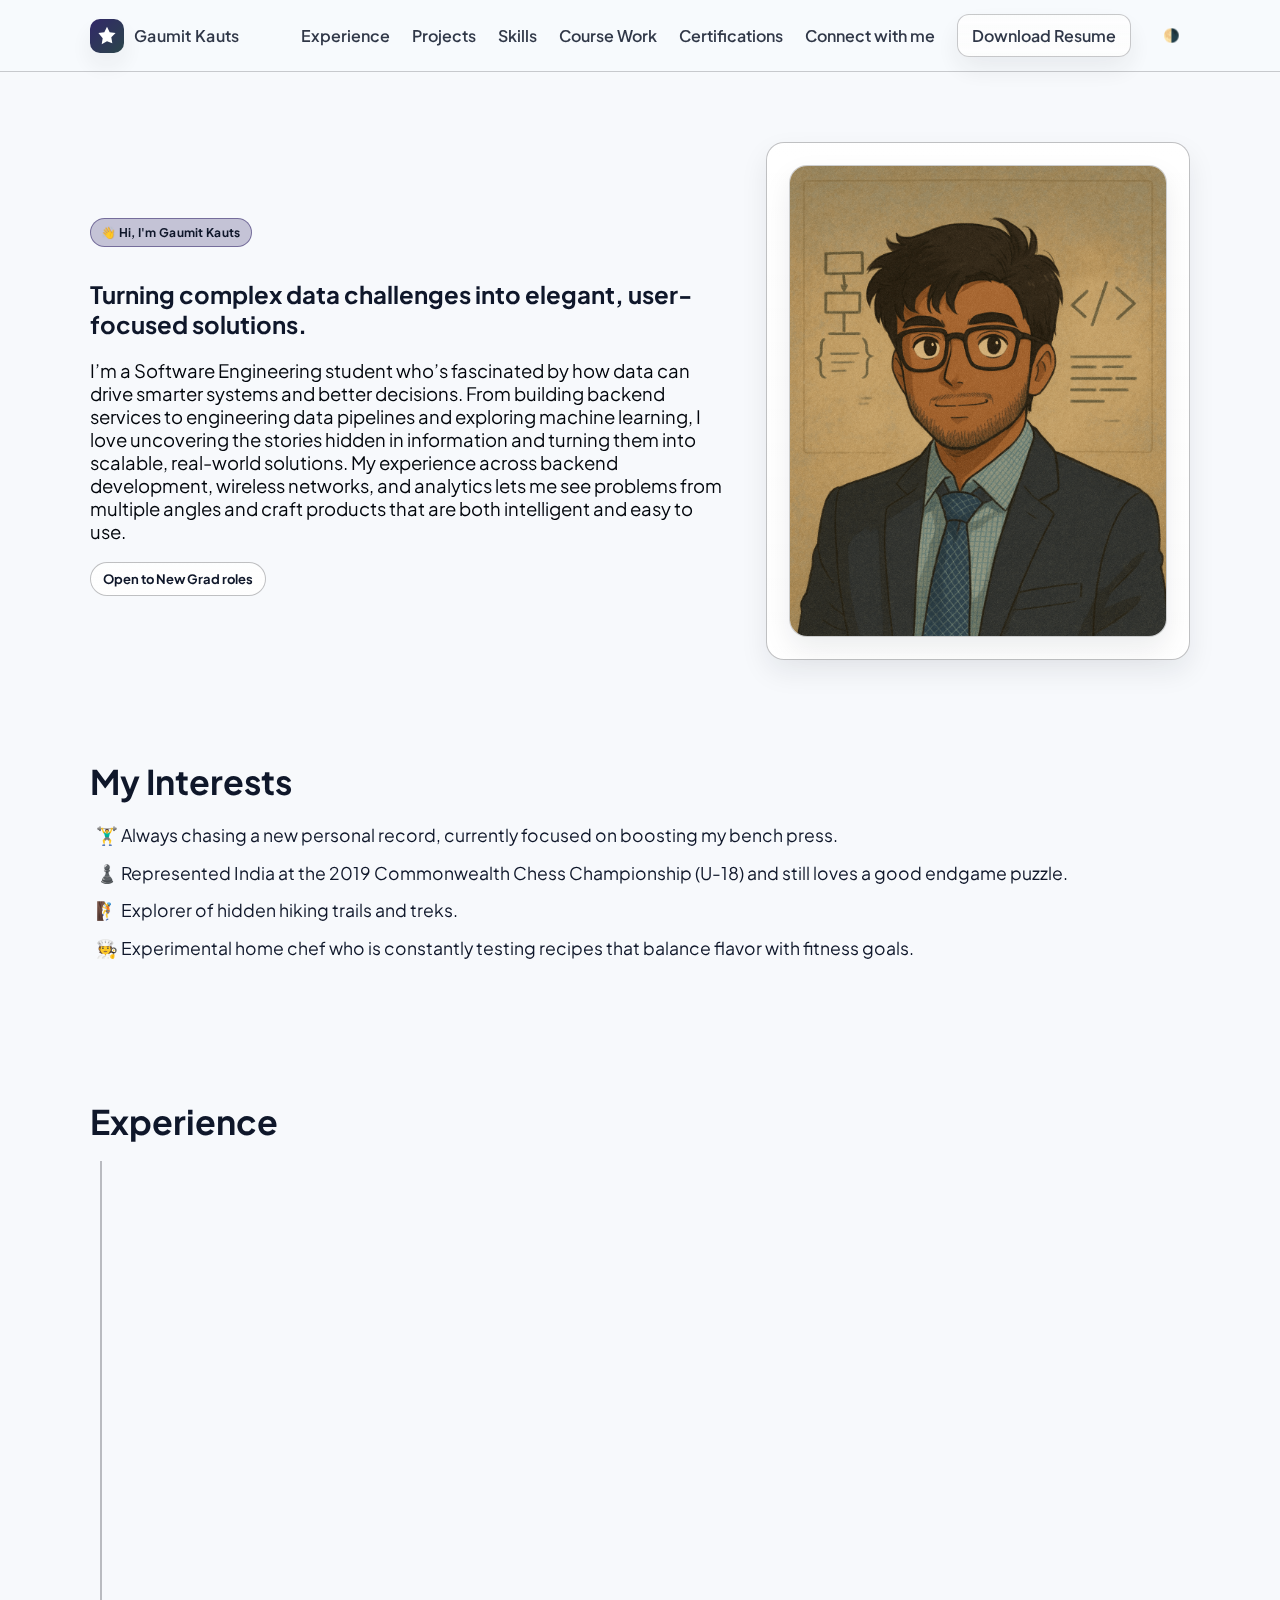
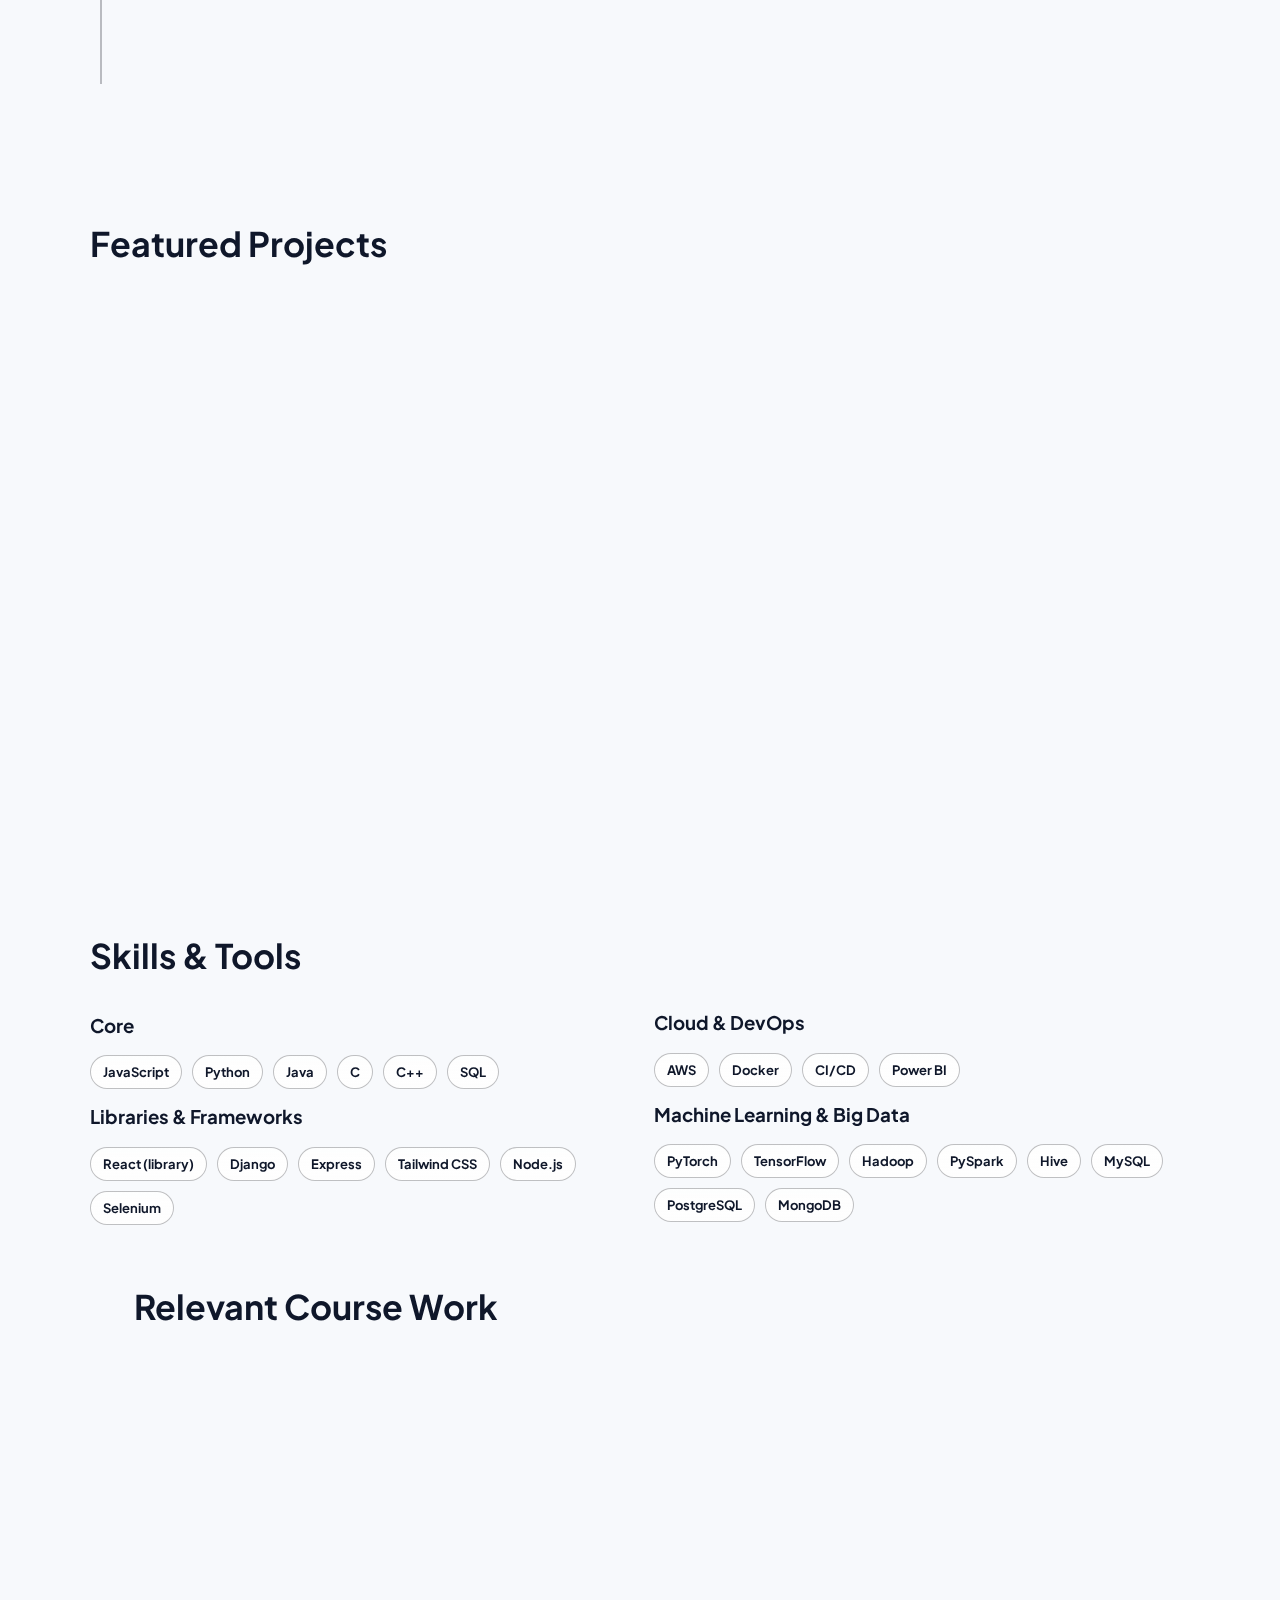
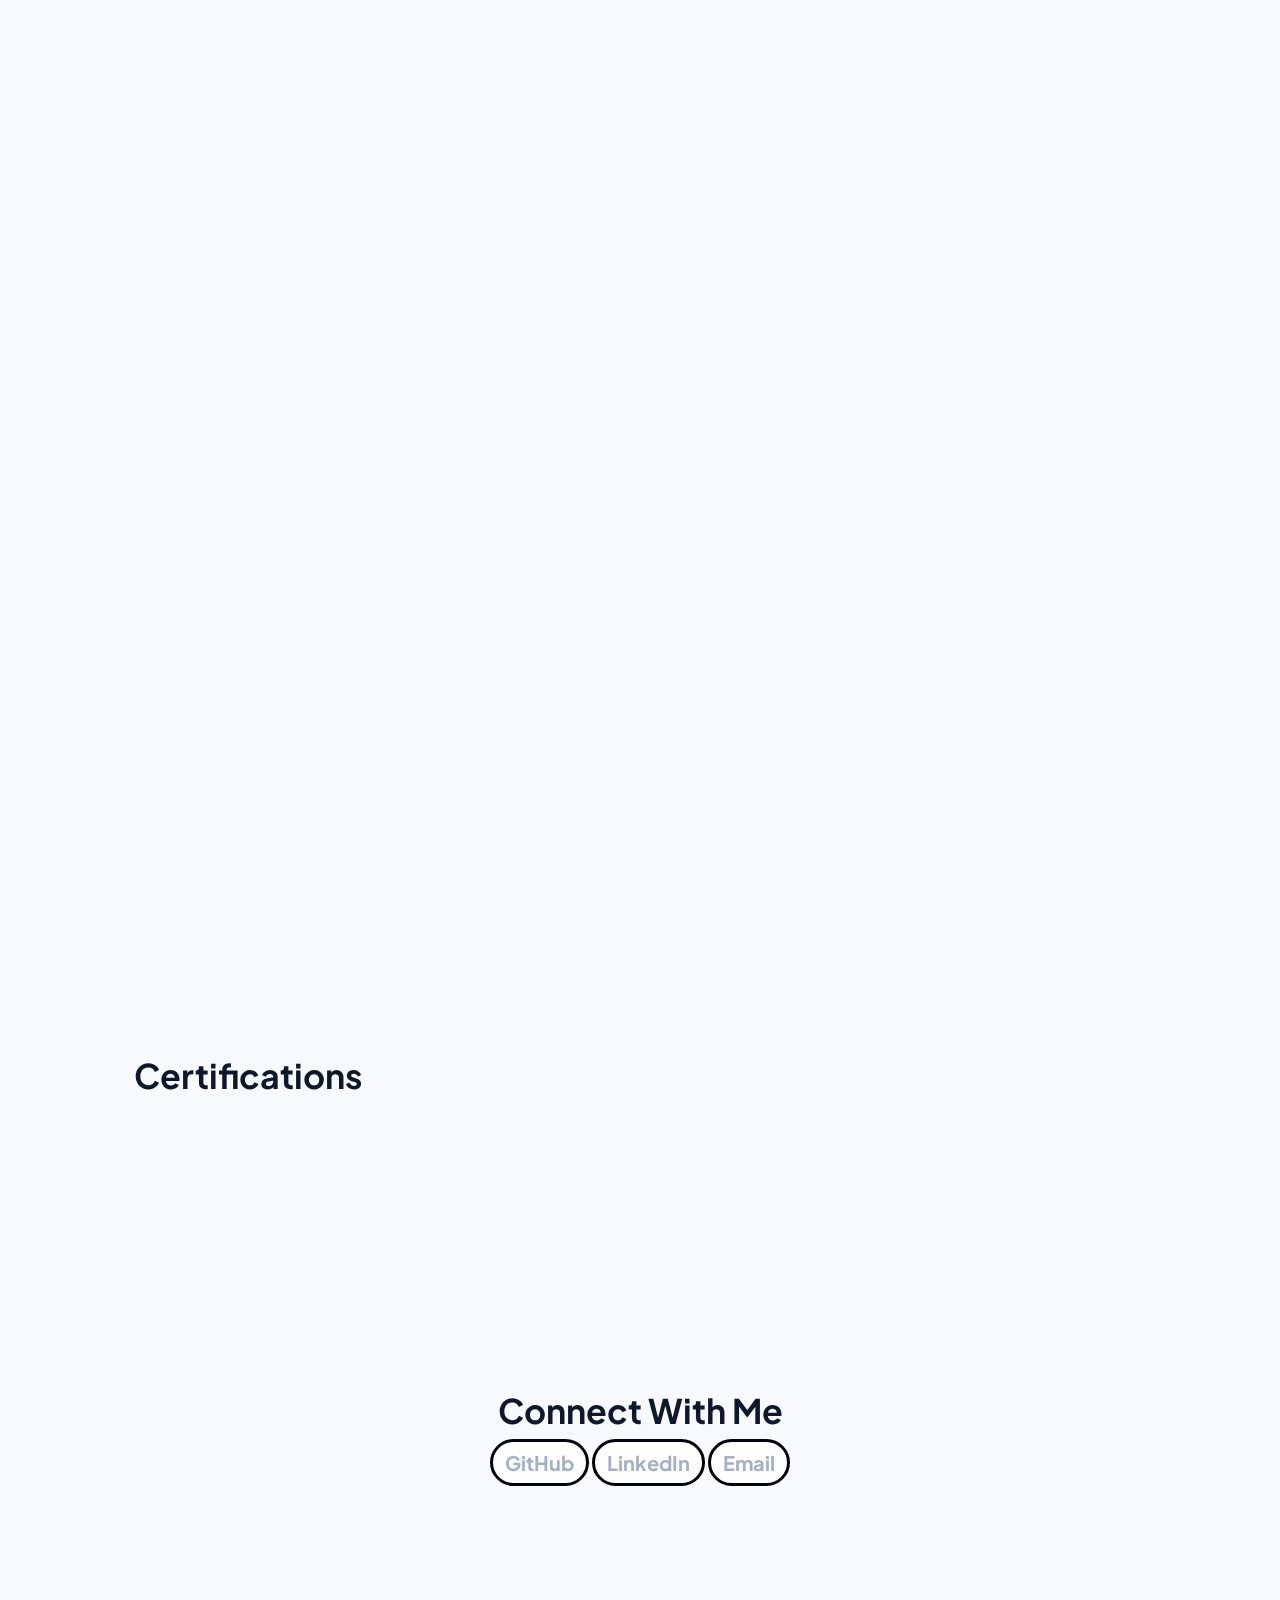
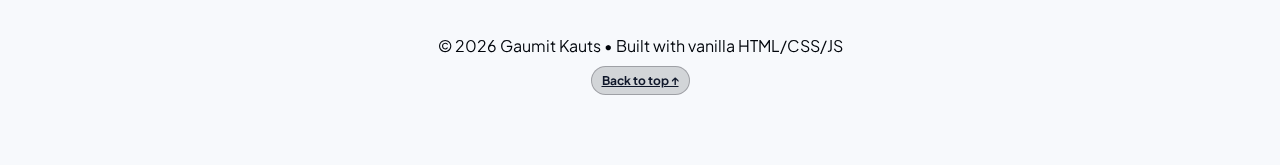
<file: index.html>
<!DOCTYPE html>
<html lang="en">
<head>
  <!-- Meta -->
  <meta charset="utf-8" />
  <meta name="viewport" content="width=device-width, initial-scale=1" />
  <title>Gaumit Kauts — Portfolio</title>
  <meta name="description" content="Portfolio website of Gaumit Kauts: projects, experience, and contact." />

  <!-- Fonts -->
  <link rel="preconnect" href="https://fonts.googleapis.com" />
  <link rel="preconnect" href="https://fonts.gstatic.com" crossorigin />
  <link href="https://fonts.googleapis.com/css2?family=Plus+Jakarta+Sans:wght@300;400;500;600;700;800&display=swap" rel="stylesheet" />

  <!-- Styles (external) -->
  <link rel="stylesheet" href="styles.css" />
</head>

<body>
  <!-- ========== Header / Navigation ========== -->
  <header>
    <div class="container nav">
      <!-- Brand -->
      <a href="#home" class="brand" aria-label="Go to top">
        <span class="logo" aria-hidden="true">
          <!-- Fixed path (previous had a double minus that could break rendering) -->
          <svg viewBox="0 0 24 24" role="img" aria-label="Logo">
            <path d="M12 2l2.9 5.9 6.5.9-4.7 4.6 1.1 6.5L12 17.8 6.2 20.9l1.1-6.5L2.6 8.8l6.5-.9L12 2z"/>
          </svg>
        </span>
        <span>Gaumit Kauts</span>
      </a>

      <!-- Primary nav -->
      <nav class="links" aria-label="Primary">
        <a href="#experience">Experience</a>
        <a href="#projects">Projects</a>
        <a href="#skills">Skills</a>
        <a href="#coursework">Course Work</a>
        <a href="#certifications">Certifications</a>
        <a href="#contact">Connect with me</a>
        <a class="btn" href="#" id="resumeBtn">Download Resume</a>
        <button class="theme-toggle" id="themeToggle" title="Toggle theme" aria-label="Toggle theme">🌗</button>
      </nav>

      <!-- Mobile menu trigger (hidden on desktop) -->
      <button class="btn menu-btn" id="openMenu" aria-controls="drawer" aria-expanded="false" style="display:none">Menu ☰</button>
    </div>
  </header>

  <!-- ========== Mobile Drawer (off-canvas) ========== -->
  <aside id="drawer" class="hidden" aria-hidden="true" aria-label="Mobile navigation">
    <div class="drawer-head">
      <strong>Navigate</strong>
      <button class="theme-toggle" id="closeMenu" aria-label="Close">✕</button>
    </div>
    <nav class="drawer-links">
      <a class="btn" href="#experience">Experience</a>
      <a class="btn" href="#projects">Projects</a>
      <a class="btn" href="#skills">Skills</a>
      <a class="btn" href="coursework">Course Work</a>
      <a class="btn" href="#certifications">Certifications</a>
      <a class="btn" href="#contact">Contact</a>
      <a class="btn" href="#" id="resumeBtnMobile">Download Resume</a>
    </nav>
  </aside>

  <!-- ========== Main Content ========== -->
  <main id="home">
    <!-- ===== Hero ===== -->
    <section class="container hero">
      <div>

        <p class="tag">👋 Hi, I'm Gaumit Kauts</p>
        <h2 class="reveal">Turning complex data challenges into elegant, user-focused solutions.</h2>
        <p class="lead reveal" style="transition-delay:.08s">
          I’m a Software Engineering student who’s fascinated by how data can drive smarter systems and better decisions. From building backend services to engineering data pipelines and exploring machine learning, I love uncovering the stories hidden in information and turning them into scalable, real-world solutions. My experience across backend development, wireless networks, and analytics lets me see problems from multiple angles and craft products that are both intelligent and easy to use.
        </p>

        <div class="chips reveal" style="margin-top:18px; transition-delay:.12s">
          <span class="chip">Open to New Grad roles</span>
        </div>
      </div>

      <div>
        <div class="hero-card reveal" style="transition-delay:.14s">
          <div class="hero-badges">
            <div class="card">
              <img src="profile_pic-min.png">
            </div>
          </div>
        </div>
      </div>
    </section>

    <!--About me- My interests-->
    <section id="fun-facts" class="container">
      <div class="sec-head"><h2>My Interests</h2></div>
      <ul class="fun-facts">
      <li>🏋️‍♂️ Always chasing a new personal record, currently focused on boosting my bench press.</li>
      <li>♟️ Represented India at the 2019 Commonwealth Chess Championship (U-18) and still loves a good endgame puzzle.</li>
      <li>🧗 Explorer of hidden hiking trails and treks.</li>
      <li>🧑‍🍳 Experimental home chef who is constantly testing recipes that balance flavor with fitness goals.</li>
    </ul>

      
    </section>
    <!-- ===== Experience ===== -->
    <section id="experience" class="container">
      <div class="sec-head"><h2>Experience</h2></div>

      <div class="timeline">
        <!-- Item 1 -->
        <article class="t-item reveal">
          <div class="t-role">Wireless System Engineer Co-op <span class="t-org">— Teck Resources</span></div>
          <div class="meta">Sept 2023 – Aug 2024 · Calgary, AB</div>
          <ul>
            <li>Automated LTE band-switching regression tests in Python across autonomous haul-truck fleets, reducing manual validation effort by 40 percent and ensuring seamless handoffs under variable bandwidth conditions.</li>
            <li>Designed and deployed a high-volume ETL pipeline to parse multi-gigabyte XML logs into structured SQL tables, improving query performance and analytics turnaround time by over 35 percent.</li>
            <li>Engineered a real-time anomaly detection and escalation system with Python and Selenium, cutting network response time by 30 percent and preventing costly downtime in field operations.</li>
            <li>Built interactive Power BI dashboards with custom KPIs to monitor LTE connectivity and coverage across two active mine sites, enabling data-driven decisions and boosting operational efficiency by 22 percent.</li>
            <li>Implemented automated quality checks and exception handling within the data pipeline, reducing data-processing errors and re-runs by 25 percent.</li>
            <li>Optimized SQL queries and indexing strategies for high-volume telemetry data, lowering average report generation time from minutes to seconds.</li>
            <li>Documented system architecture, workflows, and troubleshooting procedures, improving onboarding efficiency for new team members and future maintainability of the codebase.</li>
          </ul>


        </article>

        <!-- Item 2 -->
        <article class="t-item reveal" style="transition-delay:.06s">
          <div class="t-role">Backend Developer Intern <span class="t-org">— GRITVERSE Technologies</span></div>
          <div class="meta">May 2022 – Aug 2022 · Remote</div>
          <ul>
            <li>Optimized backend performance using Spring Boot &amp; Hibernate, reducing system response times by 40% and improving reliability for high-traffic operations.</li>
            <li>Improved scalability by 15% through advanced database query optimization, enabling seamless handling of increased load.</li>
            <li>Enhanced SQL query efficiency, reducing execution times by 26% and boosting responsiveness across the ALEF Developer Community platform.</li>
          </ul>

        </article>
      </div>
    </section>

    <!-- ===== Projects ===== -->
    <section id="projects" class="container">
      <div class="sec-head">
        <h2>Featured Projects</h2>
        <!-- <span class="subtitle">A selection of things I'm proud of</span> -->
      </div>
      <div class="grid" id="projectGrid">
        <!-- Cards injected by script_portfolio.js -->
      </div>
    </section>

    <!-- ===== Skills ===== -->
    <section id="skills" class="container">
      <div class="sec-head"><h2>Skills &amp; Tools</h2></div>

      <div class="row">
        <div>
          <h3>Core</h3>
          <div class="chips">
            <span class="chip">JavaScript</span>
            <span class="chip">Python</span>
            <span class="chip">Java</span>
            <span class="chip">C</span>
            <span class="chip">C++</span>
            <span class="chip">SQL</span>
          </div>

          <h3 style="margin-top:16px">Libraries &amp; Frameworks</h3>
          <div class="chips">
            <span class="chip">React (library)</span>
            <span class="chip">Django</span>
            <span class="chip">Express</span>
            <span class="chip">Tailwind CSS</span>
            <span class="chip">Node.js</span>
            <span class="chip">Selenium</span>
          </div>
        </div>

        <div>
          <h3 style="margin-top:16px">Cloud &amp; DevOps</h3>
          <div class="chips">
            <span class="chip">AWS</span>
            <span class="chip">Docker</span>
            <span class="chip">CI/CD</span>
            <span class="chip">Power&nbsp;BI</span>
          </div>

          <h3 style="margin-top:16px">Machine Learning &amp; Big Data</h3>
          <div class="chips">
            <span class="chip">PyTorch</span>
            <span class="chip">TensorFlow</span>

            <span class="chip">Hadoop</span>
            <span class="chip">PySpark</span>
            <span class="chip">Hive</span>
            <span class="chip">MySQL</span>
            <span class="chip">PostgreSQL</span>
            <span class="chip">MongoDB</span>
          </div>
        </div>
      </div>


    <!-- =====Course Work=====-->
    <section id="coursework" class="container">
      <div class="sec-head">
        <h2>Relevant Course Work</h2>
      </div>
      <div class="grid" id="course_grid">
        <!-- Cards injected by script_portfolio.js -->
      </div>
    </section>
    <!-- ===== Certifications ===== -->
    <section id="certifications" class="container">
      <div class="sec-head"><h2>Certifications</h2></div>
      <div class="cert_grid" id="certification_grid">
        <!-- Cards can be injected later if needed -->
      </div>
    </section>
    
    <!-- ===== Contact / Connect ===== -->
    <section id="contact" class="container" style="display:block; text-align:center; justify-items:center;">
      <div class="sec-head" ><h2>Connect With Me</h2></div>
      <a class="chip_contact" href="https://github.com/Gaumit-Kauts" aria-label="GitHub" style="color:#a3b0c2;">GitHub</a>
      <a class="chip_contact" href="https://www.linkedin.com/in/gaumit-kauts-947312235?lipi=urn%3Ali%3Apage%3Ad_flagship3_profile_view_base_contact_details%3B%2FUg9AT8GQDabrwDU0VAo8A%3D%3D" aria-label="LinkedIn" style="color:#a3b0c2;">LinkedIn</a>
      <a class="chip_contact" href="mailto:kautsgaumit321@gmail.com"style="color:#a3b0c2;">Email</a>     
    </section>
  </main>

  <!-- ========== Footer ========== -->
  <footer>
    © <span id="year"></span> Gaumit Kauts • Built with vanilla HTML/CSS/JS
    <div style="margin-top:10px">
      <a href="#home" class="pill"><span>Back to top ↑</span></a>
    </div>
  </footer>

  <!-- Scripts (external). Keep your JS here -->
  <script src="script_portfolio.js"></script>
</body>
</html>
</file>
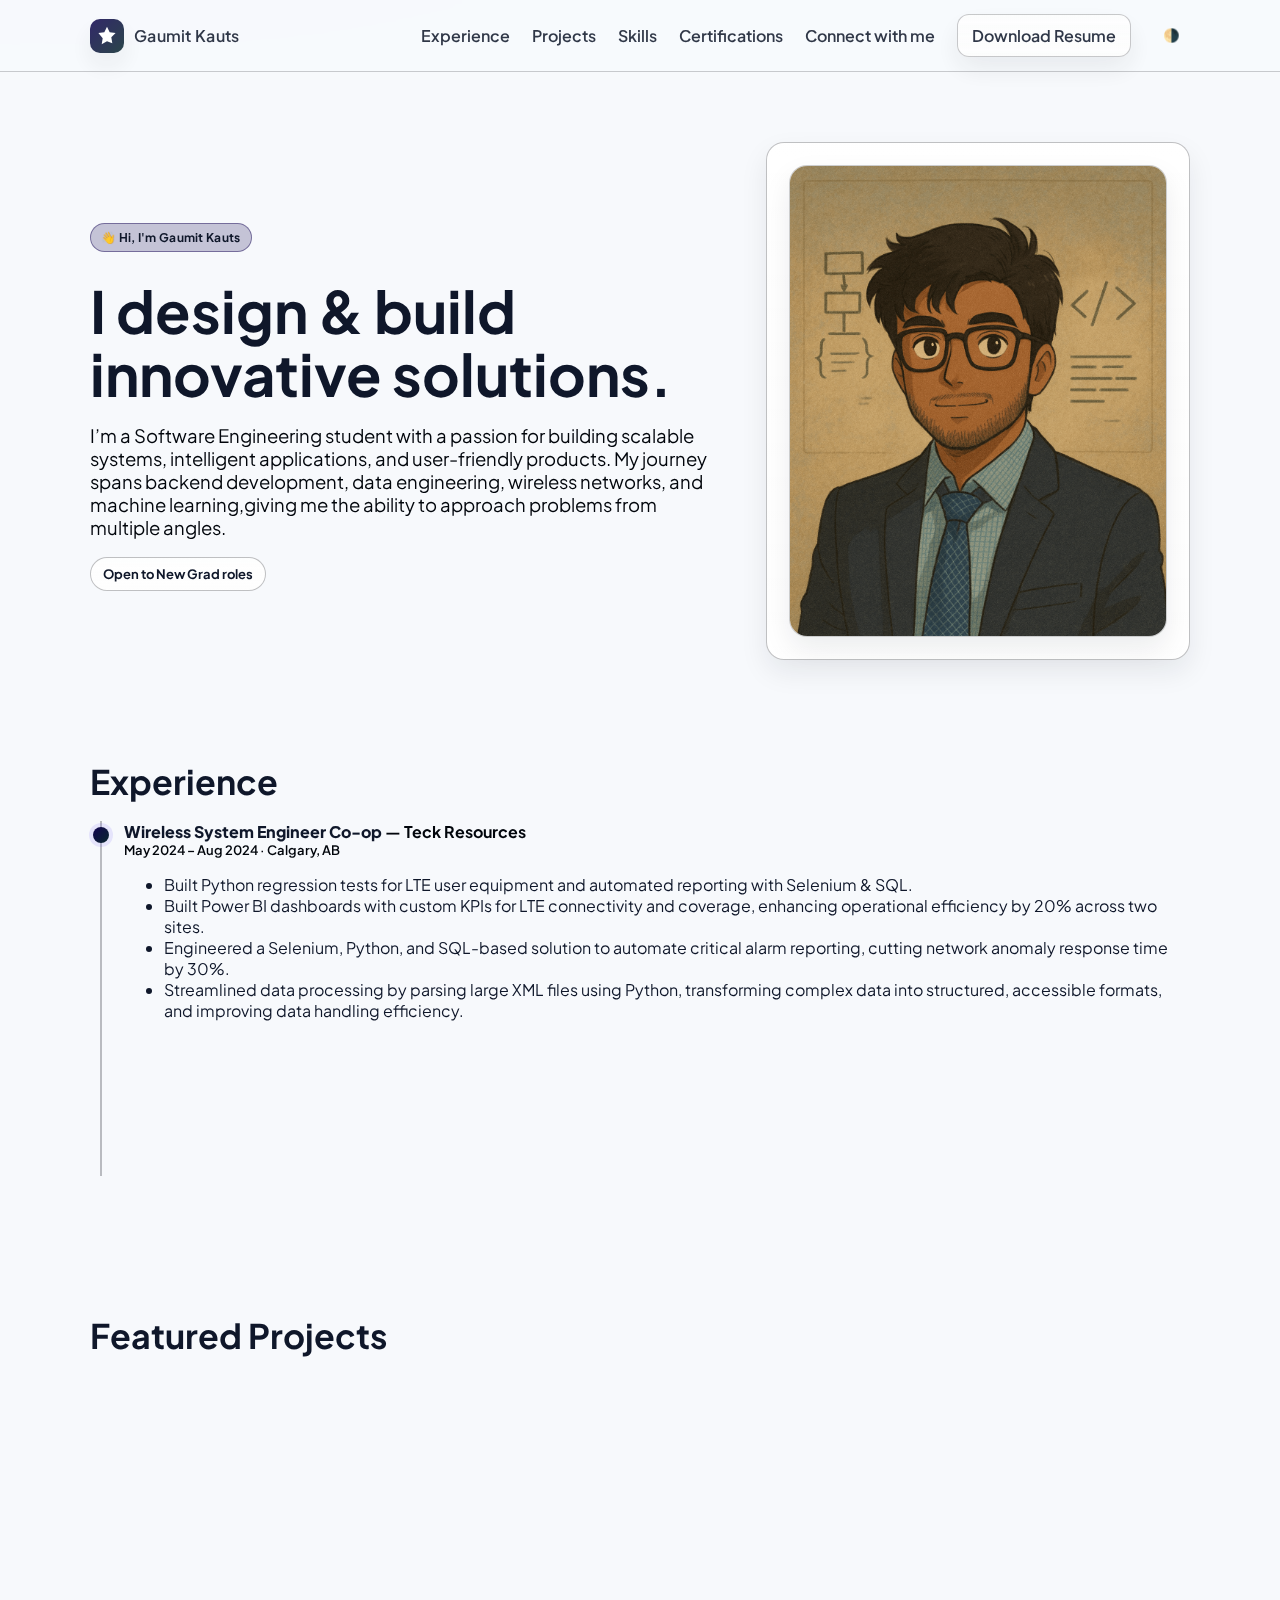
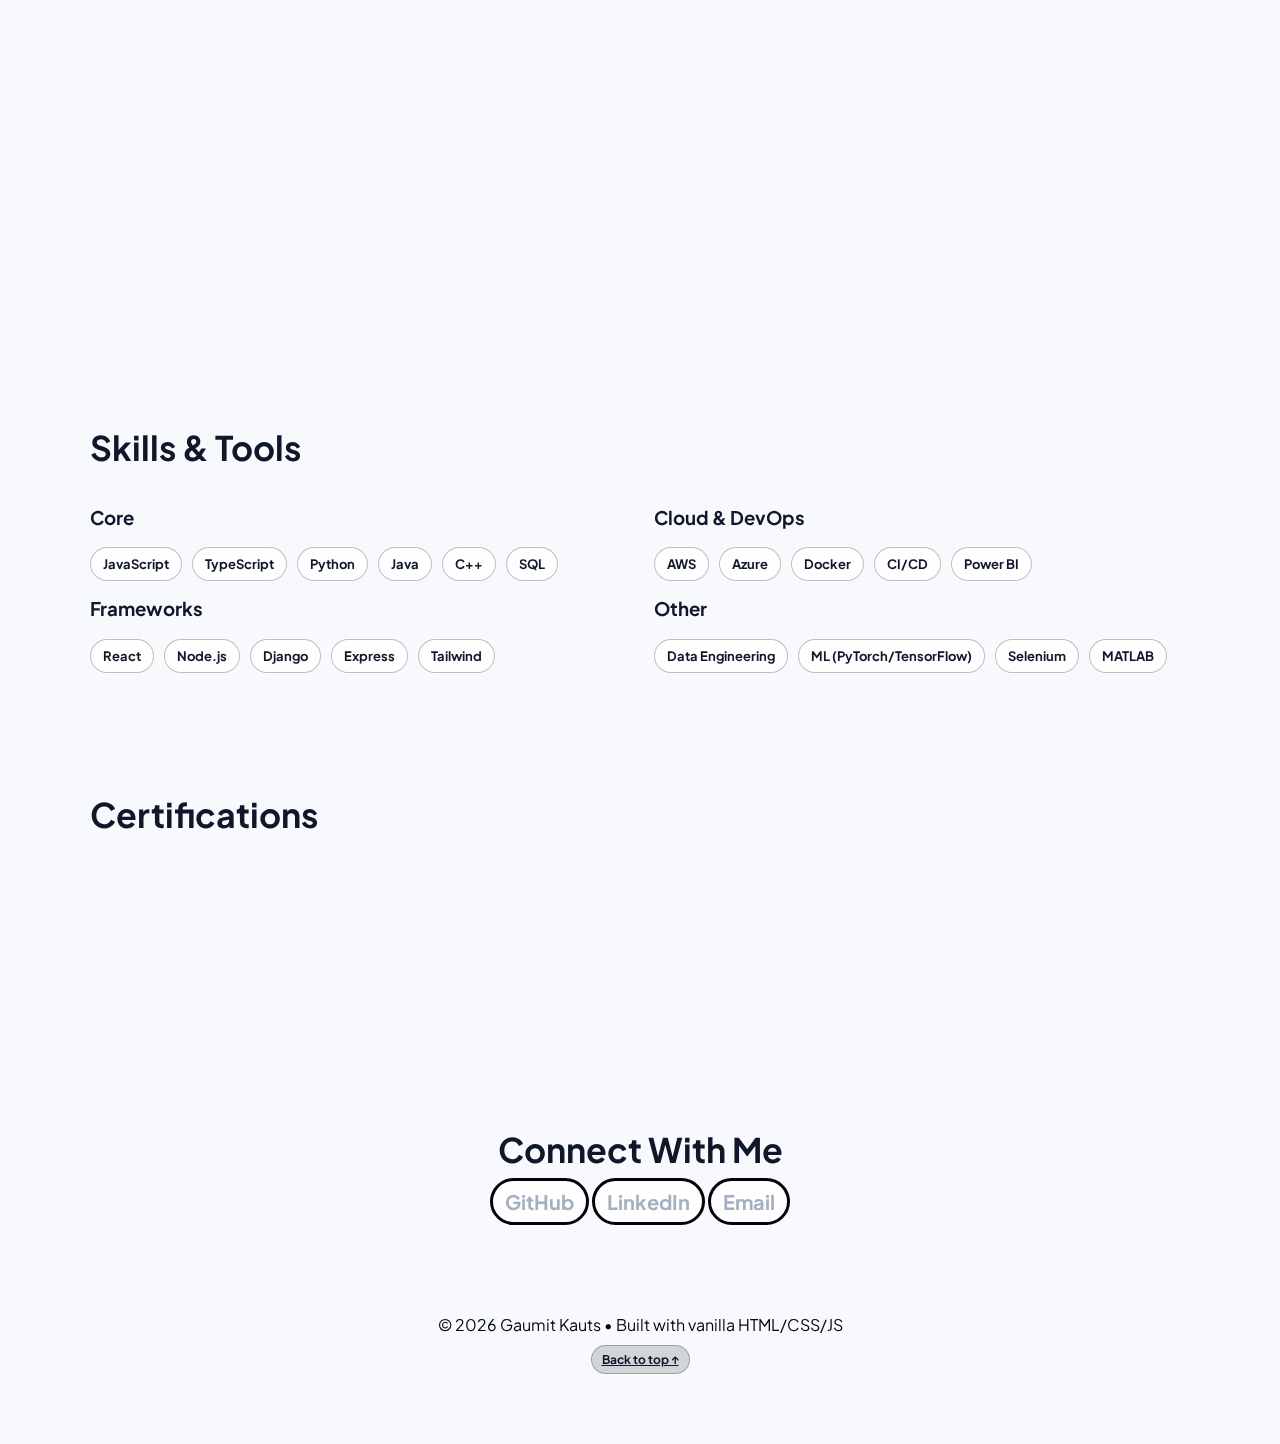
<file: my_website_demo.html>
<!DOCTYPE html>
<html lang="en">
<head>
  <!-- Meta -->
  <meta charset="utf-8" />
  <meta name="viewport" content="width=device-width, initial-scale=1" />
  <title>Gaumit Kauts — Portfolio</title>
  <meta name="description" content="Portfolio website of Gaumit Kauts: projects, experience, and contact." />

  <!-- Fonts -->
  <link rel="preconnect" href="https://fonts.googleapis.com" />
  <link rel="preconnect" href="https://fonts.gstatic.com" crossorigin />
  <link href="https://fonts.googleapis.com/css2?family=Plus+Jakarta+Sans:wght@300;400;500;600;700;800&display=swap" rel="stylesheet" />

  <!-- Styles (external) -->
  <link rel="stylesheet" href="styles.css" />
</head>

<body>
  <!-- ========== Header / Navigation ========== -->
  <header>
    <div class="container nav">
      <!-- Brand -->
      <a href="#home" class="brand" aria-label="Go to top">
        <span class="logo" aria-hidden="true">
          <!-- Fixed path (previous had a double minus that could break rendering) -->
          <svg viewBox="0 0 24 24" role="img" aria-label="Logo">
            <path d="M12 2l2.9 5.9 6.5.9-4.7 4.6 1.1 6.5L12 17.8 6.2 20.9l1.1-6.5L2.6 8.8l6.5-.9L12 2z"/>
          </svg>
        </span>
        <span>Gaumit Kauts</span>
      </a>

      <!-- Primary nav -->
      <nav class="links" aria-label="Primary">
        <a href="#experience">Experience</a>
        <a href="#projects">Projects</a>
        <a href="#skills">Skills</a>
        <a href="#certifications">Certifications</a>
        <a href="#contact">Connect with me</a>
        <a class="btn" href="#" id="resumeBtn">Download Resume</a>
        <button class="theme-toggle" id="themeToggle" title="Toggle theme" aria-label="Toggle theme">🌗</button>
      </nav>

      <!-- Mobile menu trigger (hidden on desktop) -->
      <button class="btn menu-btn" id="openMenu" aria-controls="drawer" aria-expanded="false" style="display:none">Menu ☰</button>
    </div>
  </header>

  <!-- ========== Mobile Drawer (off-canvas) ========== -->
  <aside id="drawer" class="hidden" aria-hidden="true" aria-label="Mobile navigation">
    <div class="drawer-head">
      <strong>Navigate</strong>
      <button class="theme-toggle" id="closeMenu" aria-label="Close">✕</button>
    </div>
    <nav class="drawer-links">
      <a class="btn" href="#projects">Projects</a>
      <a class="btn" href="#skills">Skills</a>
      <a class="btn" href="#experience">Experience</a>
      <a class="btn" href="#contact">Contact</a>
      <a class="btn" href="#" id="resumeBtnMobile">Download Resume</a>
    </nav>
  </aside>

  <!-- ========== Main Content ========== -->
  <main id="home">
    <!-- ===== Hero ===== -->
    <section class="container hero">
      <div>

        <p class="tag">👋 Hi, I'm Gaumit Kauts</p>
        <h1 class="reveal">I design & build innovative solutions.</h1>
        <p class="lead reveal" style="transition-delay:.08s">
          I’m a Software Engineering student with a passion for building scalable systems, intelligent applications, and user-friendly products.
          My journey spans backend development, data engineering, wireless networks, and machine learning,giving me the ability to approach problems from multiple angles.
        </p>

        <!-- Quick badges -->
        <div class="chips reveal" style="margin-top:18px; transition-delay:.12s">
          <span class="chip">Open to New Grad roles</span>
          <!-- <a class="chip" href="#projects">See my work ↓</a> -->
        </div>

        <!-- Primary CTAs -->
      </div>

      <div>
        <div class="hero-card reveal" style="transition-delay:.14s">
          <div class="hero-badges">
            <div class="card">
              <img src="profile_pic-min.png">
            </div>
            <!-- <div class="pill">Based in: Canada</div> -->
          </div>
          <!-- Optional: add stats back later -->
        </div>
      </div>
    </section>

    <!-- ===== Experience ===== -->
    <section id="experience" class="container">
      <div class="sec-head"><h2>Experience</h2></div>

      <div class="timeline">
        <!-- Item 1 -->
        <article class="t-item reveal">
          <div class="t-role">Wireless System Engineer Co-op <span class="t-org">— Teck Resources</span></div>
          <div class="meta">May 2024 – Aug 2024 · Calgary, AB</div>
          <ul>
            <li>Built Python regression tests for LTE user equipment and automated reporting with Selenium &amp; SQL.</li>
            <li>Built Power BI dashboards with custom KPIs for LTE connectivity and coverage, enhancing operational efficiency
by 20% across two sites.</li>
            <li>Engineered a Selenium, Python, and SQL-based solution to automate critical alarm reporting, cutting network
anomaly response time by 30%.</li>
            <li>Streamlined data processing by parsing large XML files using Python, transforming complex data into structured,
accessible formats, and improving data handling efficiency.</li>
          </ul>
        </article>

        <!-- Item 2 -->
        <article class="t-item reveal" style="transition-delay:.06s">
          <div class="t-role">Backend Developer Intern <span class="t-org">— GRITVERSE Technologies</span></div>
          <div class="meta">May 2022 – Aug 2022 · Remote</div>
          <ul>
            <li>Developed scalable backend with Java Spring &amp; Hibernate; optimized SQL performance.</li>
            <li>Enhanced backend performance for the ALEF Developer Community Project by introducing new features and
optimizing code in PHP and SQL.</li>
            <li>Improved system performance by implementing efficient database management techniques, reducing query response
times.</li>
          </ul>
        </article>
      </div>
    </section>

    <!-- ===== Projects ===== -->
    <section id="projects" class="container">
      <div class="sec-head">
        <h2>Featured Projects</h2>
        <!-- <span class="subtitle">A selection of things I'm proud of</span> -->
      </div>
      <div class="grid" id="projectGrid">
        <!-- Cards injected by script_portfolio.js -->
      </div>
    </section>

    <!-- ===== Skills ===== -->
    <section id="skills" class="container">
      <div class="sec-head"><h2>Skills &amp; Tools</h2></div>

      <div class="row">
        <div>
          <h3>Core</h3>
          <div class="chips">
            <span class="chip">JavaScript</span>
            <span class="chip">TypeScript</span>
            <span class="chip">Python</span>
            <span class="chip">Java</span>
            <span class="chip">C++</span>
            <span class="chip">SQL</span>
          </div>

          <h3 style="margin-top:16px">Frameworks</h3>
          <div class="chips">
            <span class="chip">React</span>
            <span class="chip">Node.js</span>
            <span class="chip">Django</span>
            <span class="chip">Express</span>
            <span class="chip">Tailwind</span>
          </div>
        </div>

        <div>
          <h3>Cloud &amp; DevOps</h3>
          <div class="chips">
            <span class="chip">AWS</span>
            <span class="chip">Azure</span>
            <span class="chip">Docker</span>
            <span class="chip">CI/CD</span>
            <span class="chip">Power BI</span>
          </div>

          <h3 style="margin-top:16px">Other</h3>
          <div class="chips">
            <span class="chip">Data Engineering</span>
            <span class="chip">ML (PyTorch/TensorFlow)</span>
            <span class="chip">Selenium</span>
            <span class="chip">MATLAB</span>
          </div>
        </div>
      </div>
    </section>
    <!-- ===== Certifications ===== -->
    <section id="certifications" class="container">
      <div class="sec-head"><h2>Certifications</h2></div>
      <div class="cert_grid" id="certification_grid">
        <!-- Cards can be injected later if needed -->
      </div>
    </section>
    
    <!-- ===== Contact / Connect ===== -->
    <section id="contact" class="container" style="display:block; text-align:center; justify-items:center;">
      <div class="sec-head" ><h2>Connect With Me</h2></div>
      <a class="chip_contact" href="https://github.com/Gaumit-Kauts" aria-label="GitHub" style="color:#a3b0c2;">GitHub</a>
      <a class="chip_contact" href="https://www.linkedin.com/in/gaumit-kauts-947312235?lipi=urn%3Ali%3Apage%3Ad_flagship3_profile_view_base_contact_details%3B%2FUg9AT8GQDabrwDU0VAo8A%3D%3D" aria-label="LinkedIn" style="color:#a3b0c2;">LinkedIn</a>
      <a class="chip_contact" href="mailto:kautsgaumit321@gmail.com"style="color:#a3b0c2;">Email</a>     
    </section>
  </main>

  <!-- ========== Footer ========== -->
  <footer>
    © <span id="year"></span> Gaumit Kauts • Built with vanilla HTML/CSS/JS
    <div style="margin-top:10px">
      <a href="#home" class="pill"><span>Back to top ↑</span></a>
    </div>
  </footer>

  <!-- Scripts (external). Keep your JS here -->
  <script src="script_portfolio.js"></script>
</body>
</html>
</file>
<file: styles.css>
/* ===============================
   Global CSS variables (themes)
   =============================== */
:root {
  --bg: #0b0d10;
  --surface: #12161b;
  --muted: #a3b0c2;
  --text: #e6edf6;
  --accent: hsl(180, 69%, 49%);
  --accent-2: #00d4ff;
  --ring: rgba(7, 2, 25, 0.45);
  --card: #0e1217;
  --shadow: 0 10px 30px rgba(14, 14, 14, 0.35);
  --radius: 18px;
}

/* Light theme (toggle by adding .light to :root) */
/* Light theme tokens */
:root.light{
--bg: #f7f9fc;
--surface: #fefefe;
--muted: #01050b;
--text: #0f172a;
--accent: #120551;
--accent-2: #09272d;
--ring: rgba(91,61,245,.28);
--card: #ffffff;
--shadow: 0 12px 28px rgba(15, 23, 42, .08);
}
/* ===============================
   Resets / Base
   =============================== */
* { box-sizing: border-box; }
html { scroll-behavior: smooth; }
body {
  margin: 0;
  font-family: 'Plus Jakarta Sans', system-ui, -apple-system, Segoe UI, Roboto, "Helvetica Neue", Arial, "Apple Color Emoji","Segoe UI Emoji";
  background:
    radial-gradient(1200px 600px at 10% -10%, rgba(124,92,255,.15), transparent 60%),
    radial-gradient(1000px 500px at 120% -20%, rgba(0,212,255,.14), transparent 55%),
    var(--bg);
  color: var(--text);
}

.fun-facts {
  list-style: none;
  padding-left: 0;
  font-size: 1.1rem;
  line-height: 1.6;
}

.fun-facts li {
  margin-bottom: 0.6rem;
  padding-left: 0.4rem;
}

/* ===============================
   Layout
   =============================== */
.container { width: min(1100px, 92%); margin-inline: auto; }

header {
  position: sticky; top: 0; z-index: 50;
  backdrop-filter: saturate(1.2) blur(8px);
  background: color-mix(in oklab, var(--bg) 75%, transparent);
  border-bottom: 1px solid color-mix(in oklab, var(--muted) 20%, transparent);
}

.nav { display: flex; align-items: center; justify-content: space-between; padding: 14px 0; }

.brand { display: flex; align-items: center; gap: 10px; font-weight: 800; letter-spacing: .3px; }
.brand .logo {
  width: 34px; height: 34px;
  display: grid; place-items: center;
  border-radius: 10px;
  background: linear-gradient(135deg, var(--accent), var(--accent-2));
  box-shadow: var(--shadow);
}
.brand .logo svg { width: 22px; height: 22px; fill: #fff; }

/* Navigation */
.nav a { color: var(--text); text-decoration: none; font-weight: 600; opacity: .86; }
.links { display: flex; gap: 22px; align-items: center; }

/* Buttons */
.btn {
  display: inline-flex; align-items: center; gap: 10px;
  padding: 10px 14px; border-radius: 12px;
  border: 1px solid color-mix(in oklab, var(--muted) 25%, transparent);
  background: linear-gradient(180deg, color-mix(in oklab, var(--surface) 88%, transparent), color-mix(in oklab, var(--surface) 96%, transparent));
  box-shadow: var(--shadow);
  color: var(--text); font-weight: 700;
  text-decoration: none;
  transition: transform .2s ease;
}
.btn:hover { transform: translateY(-1px); }

.theme-toggle {
  cursor: pointer; border: none; background: transparent; color: var(--text);
  font-weight: 700; padding: 8px 10px; border-radius: 12px;
}
.theme-toggle:focus-visible { outline: 2px solid var(--ring); outline-offset: 2px; }

/* ===============================
   Hero
   =============================== */
.hero {
  display: grid; grid-template-columns: 1.2fr .8fr; gap: 40px; padding: 70px 0 40px; align-items: center;
}
.tag {
  display: inline-flex; align-items: center; gap: 8px; padding: 6px 10px;
  border-radius: 999px;
  background: color-mix(in oklab, var(--accent) 22%, transparent);
  border: 1px solid color-mix(in oklab, var(--accent) 45%, transparent);
  color: var(--text); font-weight: 700; font-size: 12px; letter-spacing: .3px;
}
h1 { font-size: clamp(36px, 6vw, 58px); line-height: 1.08; margin: 16px 0 12px; }
.lead { font-size: clamp(16px, 2.2vw, 18.5px); color: var(--muted); max-width: 62ch; }

.hero-card {
  background: linear-gradient(180deg, color-mix(in oklab, var(--card) 92%, transparent), color-mix(in oklab, var(--card) 98%, transparent));
  padding: 22px; border-radius: var(--radius);
  border: 1px solid color-mix(in oklab, var(--muted) 25%, transparent);
  box-shadow: var(--shadow);
}
.hero-badges { display: grid; grid-template-columns: 1fr; gap: 12px; }

/* ===============================
   Sections
   =============================== */
section { padding: 60px 0; }
.sec-head { display: flex; align-items: baseline; justify-content: space-between; margin-bottom: 18px; }
.sec-head h2 { font-size: clamp(24px, 3.7vw, 34px); margin: 0; }
.subtitle { color: var(--muted); }

/* ===============================
   Skills / Chips
   =============================== */
.chips { display: flex; flex-wrap: wrap; gap: 10px; margin-top: 14px; }
.chip {
  padding: 8px 12px; border-radius: 999px;
  border: 1px solid color-mix(in oklab, var(--muted) 25%, transparent);
  background: linear-gradient(180deg, color-mix(in oklab, var(--surface) 88%, transparent), color-mix(in oklab, var(--surface) 96%, transparent));
  font-weight: 700; font-size: 13px;
}

/* ===============================
   Projects
   =============================== */
.grid { display: grid; grid-template-columns: repeat(12, 1fr); gap: 18px; }
.card {
  grid-column: span 6;
  background: linear-gradient(180deg, color-mix(in oklab, var(--card) 92%, transparent), color-mix(in oklab, var(--card) 98%, transparent));
  border: 1px solid color-mix(in oklab, var(--muted) 20%, transparent);
  border-radius: var(--radius); overflow: hidden; box-shadow: var(--shadow);
  display: flex; flex-direction: column;
}
/* .thumb { aspect-ratio: 16 / 9; background: linear-gradient(135deg, color-mix(in oklab, var(--accent) 65%, transparent), color-mix(in oklab, var(--accent-2) 55%, transparent)); } */
.card-body {
  padding: 16px;
  display: flex;
  flex-direction: column;   /* stack children vertically */
  justify-content: space-between; /* push last child down */
  height: 100%;             /* allow stretching */
}
.card h3 { margin: 6px 0 6px; font-size: 20px; }
.meta { color: var(--muted); font-size: 13px; font-weight: 600; }
.actions {
  display: flex;
  justify-content: flex-start; /* keep buttons on the left */
  margin-top: auto;            /* pushes it to the bottom */
}
.actions a { text-decoration: none; }

/* ===============================
   Experience Timeline
   =============================== */
.timeline { position: relative; margin-top: 4px; }
.timeline::before {
  content: ""; position: absolute; left: 10px; top: 0; bottom: 0; width: 2px;
  background: color-mix(in oklab, var(--muted) 25%, transparent);
}
.t-item { position: relative; padding-left: 34px; margin: 18px 0; }
.t-item::before {
  content: ""; position: absolute; left: 3px; top: 6px; width: 16px; height: 16px; border-radius: 50%;
  background: linear-gradient(135deg, var(--accent), var(--accent-2));
  box-shadow: 0 0 0 4px color-mix(in oklab, var(--ring) 40%, transparent);
}
.t-role { font-weight: 800; }
.t-org { color: var(--muted); font-weight: 700; }

/* ===============================
   Certifications
   =============================== */
/* thumbnail holder is same as projects */
.thumb img{
  width: 10%;
  height: 10%;
  object-fit: cover;   
  display: block;
}

/* tiny type for issuer/date line under title */
.cert-line{
  color: var(--muted);
  font-size: 13px;
  font-weight: 600;
  margin-top: 2px;
}
/* ===============================
   Footer
   =============================== */
footer { padding: 40px 0 70px; color: var(--muted); text-align: center; }

/* ===============================
   Contact / Link Chips
   =============================== */

.chip_contact {
  padding: 8px 12px;
  border-radius: 999px; /* pill shape */
  border: 3px solid var(--muted);
  background: var(--surface);
  font-weight: 700;
  font-size: 20px;
  text-decoration: none;
  color: var(--text);
  transition: background-color .25s ease;
}

/* Make visited and normal look the same */
.chip_contact:link,
.chip_contact:visited {
  color: var(--text);
}

/* Hover = slightly darker background */
.chip_contact:hover {
  background-color: color-mix(in oklab, var(--surface) 80%, rgb(6, 6, 62));
}



/* ===============================
   Utilities
   =============================== */
.row { display: grid; grid-template-columns: 1fr 1fr; gap: 28px; }
.hidden { display: none; }
.pill {
  display: inline-flex; align-items: center; gap: 8px; padding: 6px 10px; border-radius: 999px;
  background: color-mix(in oklab, var(--muted) 15%, transparent);
  border: 1px solid color-mix(in oklab, var(--muted) 25%, transparent);
  font-weight: 700; font-size: 12px;
  color: var(--text)
}
.kbd {
  font-family: ui-monospace, SFMono-Regular, Menlo, Monaco, Consolas, "Liberation Mono", "Courier New", monospace;
  background: color-mix(in oklab, var(--muted) 15%, transparent);
  padding: 2px 6px; border-radius: 6px;
}

/* Drawer (mobile) */
#drawer {
  position: fixed; inset: 0 0 0 auto; width: min(320px, 86%);
  background: var(--surface);
  border-left: 1px solid color-mix(in oklab, var(--muted) 25%, transparent);
  box-shadow: var(--shadow); padding: 18px; z-index: 100;
}
.drawer-head { display: flex; justify-content: space-between; align-items: center; margin-bottom: 8px; }
.drawer-links { display: grid; gap: 10px; }

/* Reveal animation */
.reveal {
  opacity: 0; transform: translateY(16px);
  transition: .6s cubic-bezier(.2,.7,.2,1);
  will-change: opacity, transform;
}
.reveal.visible { opacity: 1; transform: none; }

/* CTA row */
.cta-row { margin-top: 16px; display: flex; gap: 10px; }

/* ===============================
   Responsive
   =============================== */
@media (max-width: 920px) {
  .hero { grid-template-columns: 1fr; }
  .row { grid-template-columns: 1fr; }
  .grid { grid-template-columns: repeat(12, 1fr); }
  .card { grid-column: span 12; }
  .links { display: none; }          /* Hide desktop nav on mobile */
  .menu-btn { display: inline-flex; } /* Show mobile menu trigger */
}

/* ===============================
   Accessibility helpers
   =============================== */
a:focus-visible, button:focus-visible {
  outline: 2px solid var(--ring);
  outline-offset: 2px;
}
</file>
